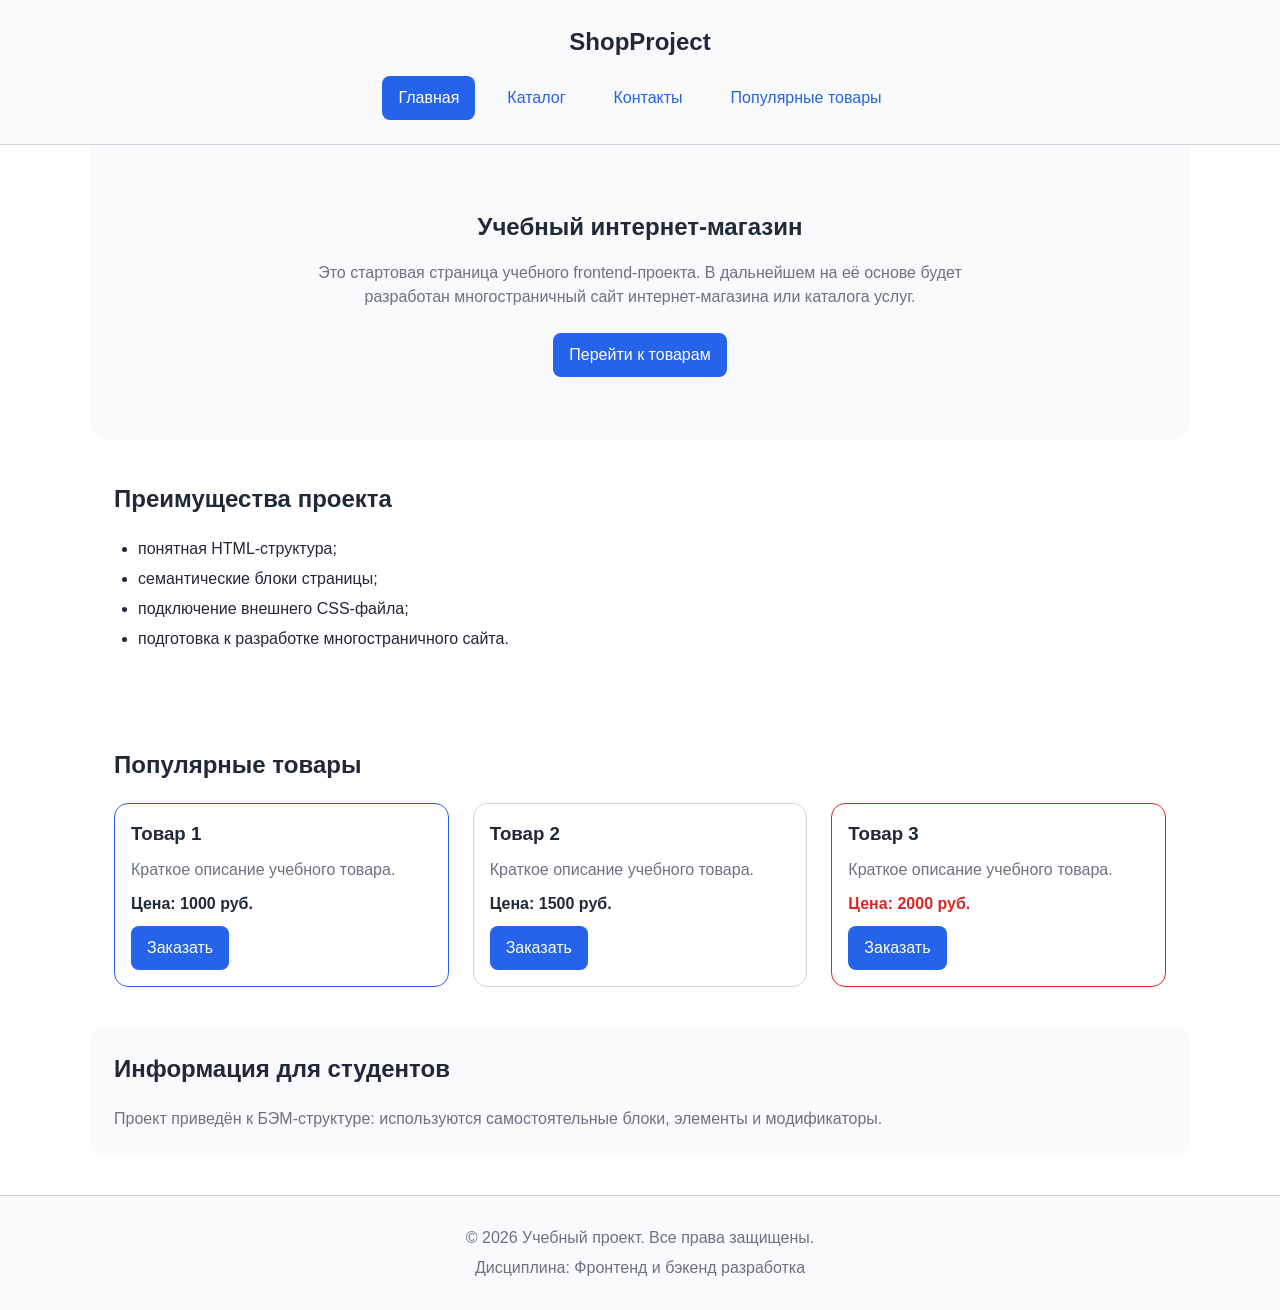
<file: index.html>
<!DOCTYPE html>
<html lang="ru">
<head>
  <meta charset="UTF-8">
  <meta name="viewport" content="width=device-width, initial-scale=1.0">
  <meta name="description" content="Главная страница учебного интернет-магазина.">
  <title>Учебный интернет-магазин</title>
  <link rel="stylesheet" href="css/style.css">
  <script src="js/main.js" defer></script>
</head>
<body>
  <header class="site-header">
    <div class="site-header__inner">
      <a class="site-header__logo" href="index.html">ShopProject</a>
      <nav class="site-nav" aria-label="Основная навигация">
        <ul class="site-nav__list">
          <li class="site-nav__item"><a class="site-nav__link site-nav__link--active" href="index.html">Главная</a></li>
          <li class="site-nav__item"><a class="site-nav__link" href="catalog.html">Каталог</a></li>
          <li class="site-nav__item"><a class="site-nav__link" href="contacts.html">Контакты</a></li>
          <li class="site-nav__item"><a class="site-nav__link" href="index.html#popular">Популярные товары</a></li>
        </ul>
      </nav>
    </div>
  </header>
  <main>
    <section class="hero">
      <h1 class="hero__title">Учебный интернет-магазин</h1>
      <p class="hero__text">Это стартовая страница учебного frontend-проекта. В дальнейшем на её основе будет разработан многостраничный сайт интернет-магазина или каталога услуг.</p>
      <a class="button button--primary hero__button" href="#popular">Перейти к товарам</a>
    </section>

    <section class="section" id="advantages">
      <h2 class="section__title">Преимущества проекта</h2>
      <ul class="advantages-list">
        <li class="advantages-list__item">понятная HTML-структура;</li>
        <li class="advantages-list__item">семантические блоки страницы;</li>
        <li class="advantages-list__item">подключение внешнего CSS-файла;</li>
        <li class="advantages-list__item">подготовка к разработке многостраничного сайта.</li>
      </ul>
    </section>

    <section class="section" id="popular">
      <h2 class="section__title">Популярные товары</h2>
      <div class="products-grid">
        <article class="product-card product-card--featured">
          <h3 class="product-card__title">Товар 1</h3>
          <p class="product-card__description">Краткое описание учебного товара.</p>
          <p class="product-card__price">Цена: 1000 руб.</p>
          <button class="button button--primary product-card__button" type="button" data-product="Товар 1">Заказать</button>
        </article>
        <article class="product-card">
          <h3 class="product-card__title">Товар 2</h3>
          <p class="product-card__description">Краткое описание учебного товара.</p>
          <p class="product-card__price">Цена: 1500 руб.</p>
          <button class="button button--primary product-card__button" type="button" data-product="Товар 2">Заказать</button>
        </article>
        <article class="product-card product-card--discount">
          <h3 class="product-card__title">Товар 3</h3>
          <p class="product-card__description">Краткое описание учебного товара.</p>
          <p class="product-card__price">Цена: 2000 руб.</p>
          <button class="button button--primary product-card__button" type="button" data-product="Товар 3">Заказать</button>
        </article>
      </div>
    </section>

    <aside class="student-info">
      <h2 class="student-info__title">Информация для студентов</h2>
      <p class="student-info__text">Проект приведён к БЭМ-структуре: используются самостоятельные блоки, элементы и модификаторы.</p>
    </aside>
  </main>
  <footer class="site-footer" id="contacts">
    <div class="site-footer__inner">
      <p class="site-footer__text">&copy; 2026 Учебный проект. Все права защищены.</p>
      <p class="site-footer__text">Дисциплина: Фронтенд и бэкенд разработка</p>
    </div>
  </footer>
  <dialog class="order-dialog" id="order-dialog" aria-labelledby="order-dialog-title">
    <h2 class="order-dialog__title" id="order-dialog-title">Оформление заявки</h2>
    <form class="order-form" id="order-form" action="#" method="post" novalidate>
      <input id="selected-product" name="selected-product" type="hidden">

      <div class="order-form__field">
        <label class="order-form__label" for="order-name">Имя</label>
        <input class="order-form__input" id="order-name" name="name" type="text"
               placeholder="Введите ваше имя" minlength="2" autocomplete="given-name" required>
      </div>

      <div class="order-form__field">
        <label class="order-form__label" for="order-email">E-mail</label>
        <input class="order-form__input" id="order-email" name="email" type="email"
               placeholder="example@mail.ru" autocomplete="email" required>
      </div>

      <div class="order-form__field">
        <label class="order-form__label" for="order-phone">Телефон</label>
        <input class="order-form__input" id="order-phone" name="phone" type="tel"
               inputmode="tel" placeholder="+7 (900) 000-00-00"
               pattern="^\+7 \(\d{3}\) \d{3}-\d{2}-\d{2}$" required>
        <small class="order-form__hint">Формат: +7 (900) 000-00-00</small>
      </div>

      <div class="order-form__field">
        <label class="order-form__label" for="order-date">Дата связи</label>
        <input class="order-form__input" id="order-date" name="date" type="date">
      </div>

      <div class="order-form__field">
        <label class="order-form__label" for="order-topic">Тема заявки</label>
        <select class="order-form__select" id="order-topic" name="topic" required>
          <option value="">Выберите тему</option>
          <option value="product">Заказ товара</option>
          <option value="consultation">Консультация</option>
          <option value="delivery">Доставка</option>
        </select>
      </div>

      <div class="order-form__field">
        <label class="order-form__label" for="order-comment">Комментарий</label>
        <textarea class="order-form__textarea" id="order-comment" name="comment" rows="4"
                  placeholder="Укажите дополнительную информацию"></textarea>
      </div>

      <div class="order-form__field order-form__field--checkbox">
        <label class="order-form__checkbox-label">
          <input class="order-form__checkbox" id="order-agreement" name="agreement"
                 type="checkbox" required>
          Я согласен на обработку данных
        </label>
      </div>

      <div class="order-form__actions">
        <button class="button button--secondary" type="button" id="close-order-dialog">Закрыть</button>
        <button class="button button--primary" type="submit">Отправить заявку</button>
      </div>
    </form>
  </dialog>

  <p class="success-message" id="success-message" hidden>Форма успешно отправлена!</p>
</body>
</html>
</file>
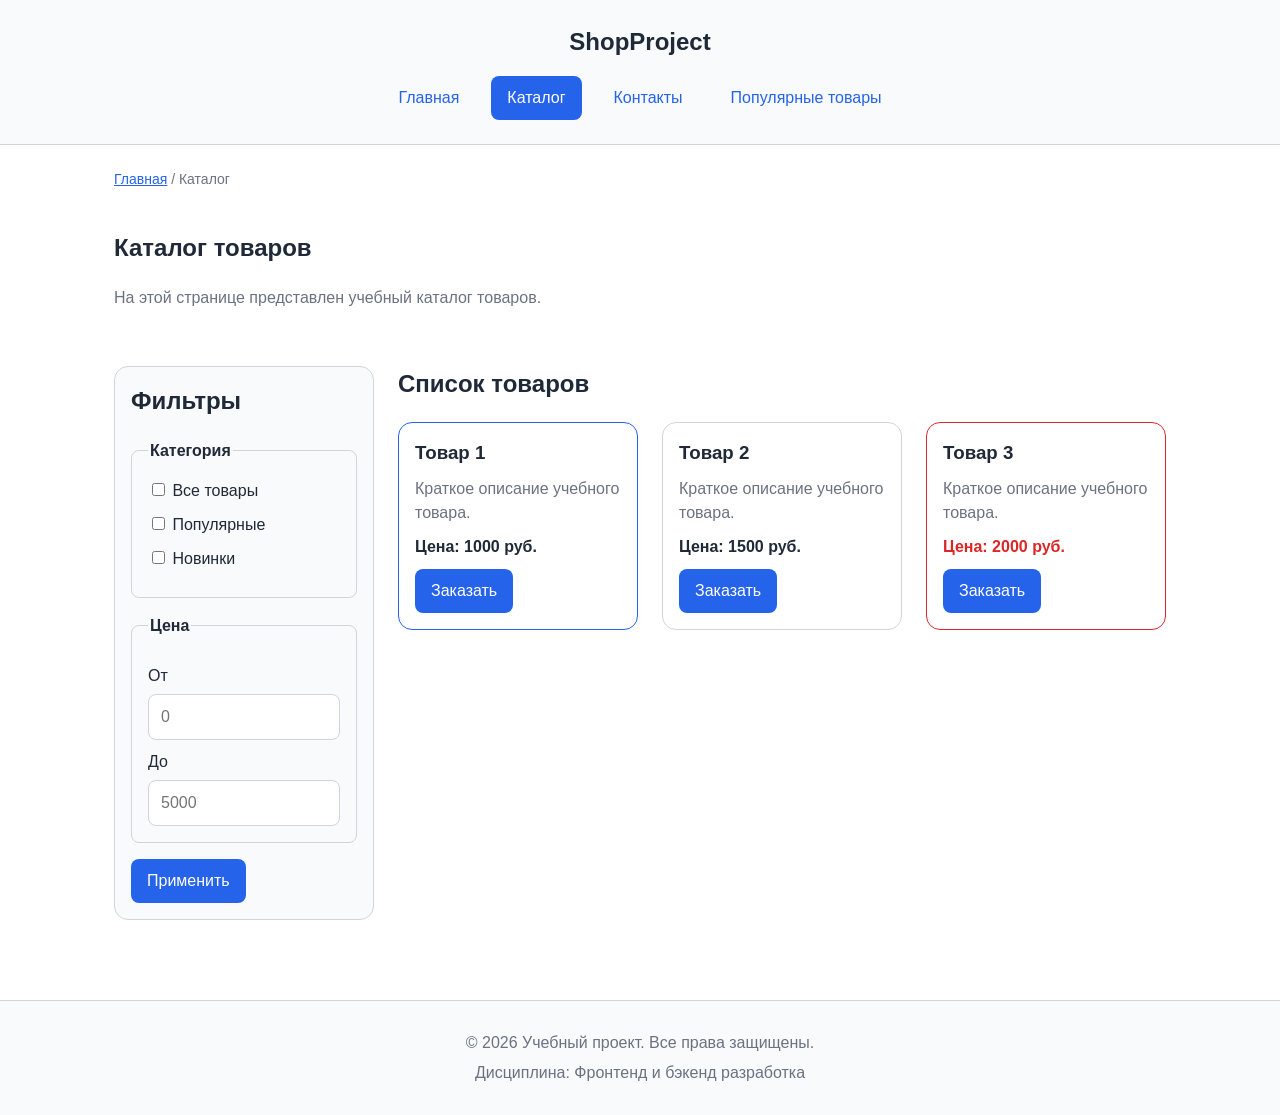
<file: catalog.html>
<!DOCTYPE html>
<html lang="ru">
<head>
  <meta charset="UTF-8">
  <meta name="viewport" content="width=device-width, initial-scale=1.0">
  <meta name="description" content="Каталог товаров учебного интернет-магазина.">
  <title>Каталог товаров — Учебный интернет-магазин</title>
  <link rel="stylesheet" href="css/style.css">
  <script src="js/main.js" defer></script>
</head>
<body>
  <header class="site-header">
    <div class="site-header__inner">
      <a class="site-header__logo" href="index.html">ShopProject</a>
      <nav class="site-nav" aria-label="Основная навигация">
        <ul class="site-nav__list">
          <li class="site-nav__item"><a class="site-nav__link" href="index.html">Главная</a></li>
          <li class="site-nav__item"><a class="site-nav__link site-nav__link--active" href="catalog.html">Каталог</a></li>
          <li class="site-nav__item"><a class="site-nav__link" href="contacts.html">Контакты</a></li>
          <li class="site-nav__item"><a class="site-nav__link" href="index.html#popular">Популярные товары</a></li>
        </ul>
      </nav>
    </div>
  </header>
  <main>
    <nav class="breadcrumbs" aria-label="Хлебные крошки">
      <a class="breadcrumbs__link" href="index.html">Главная</a>
      <span class="breadcrumbs__current">Каталог</span>
    </nav>

    <section class="section">
      <h1 class="section__title">Каталог товаров</h1>
      <p class="section__text">На этой странице представлен учебный каталог товаров.</p>
    </section>

    <section class="catalog-layout">
      <aside class="catalog-filters">
        <h2 class="catalog-filters__title">Фильтры</h2>
        <form class="catalog-filters__form" action="#" method="get">
          <fieldset class="catalog-filters__group">
            <legend class="catalog-filters__legend">Категория</legend>
            <label class="catalog-filters__option"><input class="catalog-filters__checkbox" type="checkbox" name="category" value="all"> Все товары</label>
            <label class="catalog-filters__option"><input class="catalog-filters__checkbox" type="checkbox" name="category" value="popular"> Популярные</label>
            <label class="catalog-filters__option"><input class="catalog-filters__checkbox" type="checkbox" name="category" value="new"> Новинки</label>
          </fieldset>
          <fieldset class="catalog-filters__group">
            <legend class="catalog-filters__legend">Цена</legend>
            <label class="catalog-filters__label" for="price-from">От</label>
            <input class="catalog-filters__input" id="price-from" name="price-from" type="number" min="0" placeholder="0">
            <label class="catalog-filters__label" for="price-to">До</label>
            <input class="catalog-filters__input" id="price-to" name="price-to" type="number" min="0" placeholder="5000">
          </fieldset>
          <button class="button button--primary" type="submit">Применить</button>
        </form>
      </aside>

      <section class="catalog-products">
        <h2 class="catalog-products__title">Список товаров</h2>
        <div class="products-grid">
          <article class="product-card product-card--featured">
            <h3 class="product-card__title">Товар 1</h3>
            <p class="product-card__description">Краткое описание учебного товара.</p>
            <p class="product-card__price">Цена: 1000 руб.</p>
            <button class="button button--primary product-card__button" type="button" data-product="Товар 1">Заказать</button>
          </article>
          <article class="product-card">
            <h3 class="product-card__title">Товар 2</h3>
            <p class="product-card__description">Краткое описание учебного товара.</p>
            <p class="product-card__price">Цена: 1500 руб.</p>
            <button class="button button--primary product-card__button" type="button" data-product="Товар 2">Заказать</button>
          </article>
          <article class="product-card product-card--discount">
            <h3 class="product-card__title">Товар 3</h3>
            <p class="product-card__description">Краткое описание учебного товара.</p>
            <p class="product-card__price">Цена: 2000 руб.</p>
            <button class="button button--primary product-card__button" type="button" data-product="Товар 3">Заказать</button>
          </article>
        </div>
      </section>
    </section>
  </main>
  <footer class="site-footer" id="contacts">
    <div class="site-footer__inner">
      <p class="site-footer__text">&copy; 2026 Учебный проект. Все права защищены.</p>
      <p class="site-footer__text">Дисциплина: Фронтенд и бэкенд разработка</p>
    </div>
  </footer>
  <dialog class="order-dialog" id="order-dialog" aria-labelledby="order-dialog-title">
    <h2 class="order-dialog__title" id="order-dialog-title">Оформление заявки</h2>
    <form class="order-form" id="order-form" action="#" method="post" novalidate>
      <input id="selected-product" name="selected-product" type="hidden">

      <div class="order-form__field">
        <label class="order-form__label" for="order-name">Имя</label>
        <input class="order-form__input" id="order-name" name="name" type="text"
               placeholder="Введите ваше имя" minlength="2" autocomplete="given-name" required>
      </div>

      <div class="order-form__field">
        <label class="order-form__label" for="order-email">E-mail</label>
        <input class="order-form__input" id="order-email" name="email" type="email"
               placeholder="example@mail.ru" autocomplete="email" required>
      </div>

      <div class="order-form__field">
        <label class="order-form__label" for="order-phone">Телефон</label>
        <input class="order-form__input" id="order-phone" name="phone" type="tel"
               inputmode="tel" placeholder="+7 (900) 000-00-00"
               pattern="^\+7 \(\d{3}\) \d{3}-\d{2}-\d{2}$" required>
        <small class="order-form__hint">Формат: +7 (900) 000-00-00</small>
      </div>

      <div class="order-form__field">
        <label class="order-form__label" for="order-date">Дата связи</label>
        <input class="order-form__input" id="order-date" name="date" type="date">
      </div>

      <div class="order-form__field">
        <label class="order-form__label" for="order-topic">Тема заявки</label>
        <select class="order-form__select" id="order-topic" name="topic" required>
          <option value="">Выберите тему</option>
          <option value="product">Заказ товара</option>
          <option value="consultation">Консультация</option>
          <option value="delivery">Доставка</option>
        </select>
      </div>

      <div class="order-form__field">
        <label class="order-form__label" for="order-comment">Комментарий</label>
        <textarea class="order-form__textarea" id="order-comment" name="comment" rows="4"
                  placeholder="Укажите дополнительную информацию"></textarea>
      </div>

      <div class="order-form__field order-form__field--checkbox">
        <label class="order-form__checkbox-label">
          <input class="order-form__checkbox" id="order-agreement" name="agreement"
                 type="checkbox" required>
          Я согласен на обработку данных
        </label>
      </div>

      <div class="order-form__actions">
        <button class="button button--secondary" type="button" id="close-order-dialog">Закрыть</button>
        <button class="button button--primary" type="submit">Отправить заявку</button>
      </div>
    </form>
  </dialog>

  <p class="success-message" id="success-message" hidden>Форма успешно отправлена!</p>
</body>
</html>
</file>
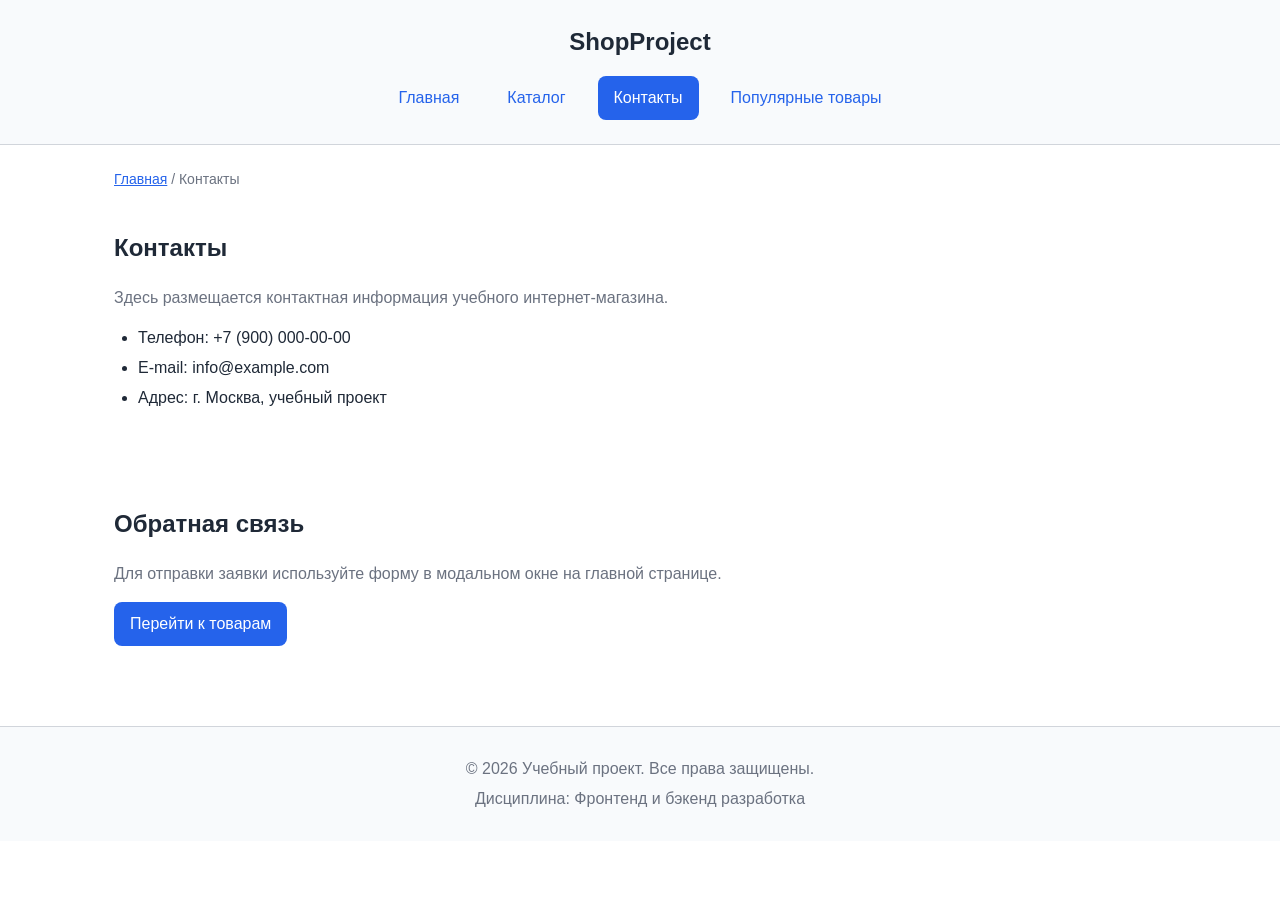
<file: contacts.html>
<!DOCTYPE html>
<html lang="ru">
<head>
  <meta charset="UTF-8">
  <meta name="viewport" content="width=device-width, initial-scale=1.0">
  <meta name="description" content="Контактная информация учебного интернет-магазина.">
  <title>Контакты — Учебный интернет-магазин</title>
  <link rel="stylesheet" href="css/style.css">
</head>
<body>
  <header class="site-header">
    <div class="site-header__inner">
      <a class="site-header__logo" href="index.html">ShopProject</a>
      <nav class="site-nav" aria-label="Основная навигация">
        <ul class="site-nav__list">
          <li class="site-nav__item"><a class="site-nav__link" href="index.html">Главная</a></li>
          <li class="site-nav__item"><a class="site-nav__link" href="catalog.html">Каталог</a></li>
          <li class="site-nav__item"><a class="site-nav__link site-nav__link--active" href="contacts.html">Контакты</a></li>
          <li class="site-nav__item"><a class="site-nav__link" href="index.html#popular">Популярные товары</a></li>
        </ul>
      </nav>
    </div>
  </header>
  <main>
    <nav class="breadcrumbs" aria-label="Хлебные крошки">
      <a class="breadcrumbs__link" href="index.html">Главная</a>
      <span class="breadcrumbs__current">Контакты</span>
    </nav>

    <section class="section">
      <h1 class="section__title">Контакты</h1>
      <p class="section__text">Здесь размещается контактная информация учебного интернет-магазина.</p>
      <ul class="contacts-list">
        <li class="contacts-list__item">Телефон: +7 (900) 000-00-00</li>
        <li class="contacts-list__item">E-mail: info@example.com</li>
        <li class="contacts-list__item">Адрес: г. Москва, учебный проект</li>
      </ul>
    </section>

    <section class="section" id="feedback">
      <h2 class="section__title">Обратная связь</h2>
      <p class="section__text">Для отправки заявки используйте форму в модальном окне на главной странице.</p>
      <a class="button button--primary" href="index.html#popular">Перейти к товарам</a>
    </section>
  </main>
  <footer class="site-footer" id="contacts">
    <div class="site-footer__inner">
      <p class="site-footer__text">&copy; 2026 Учебный проект. Все права защищены.</p>
      <p class="site-footer__text">Дисциплина: Фронтенд и бэкенд разработка</p>
    </div>
  </footer>
</body>
</html>
</file>
<file: css/style.css>
:root {
  --color-primary: #2563eb;
  --color-primary-dark: #1d4ed8;
  --color-danger: #dc2626;
  --color-text: #1f2937;
  --color-muted: #6b7280;
  --color-bg: #ffffff;
  --color-surface: #f8fafc;
  --color-border: #d1d5db;
  --color-white: #ffffff;
  --container-width: 1100px;
  --space-xs: 6px;
  --space-sm: 10px;
  --space-md: 16px;
  --space-lg: 24px;
  --space-xl: 40px;
  --radius-sm: 8px;
  --radius-md: 14px;
  --radius-lg: 20px;
}

* { box-sizing: border-box; }

html { scroll-behavior: smooth; }

body {
  margin: 0;
  font-family: Arial, Helvetica, sans-serif;
  line-height: 1.5;
  color: var(--color-text);
  background-color: var(--color-bg);
}

.site-header {
  background-color: var(--color-surface);
  border-bottom: 1px solid var(--color-border);
}

.site-header__inner {
  max-width: var(--container-width);
  margin: 0 auto;
  padding: var(--space-lg);
}

.site-header__logo {
  display: block;
  text-align: center;
  font-size: 24px;
  font-weight: 700;
  color: var(--color-text);
  text-decoration: none;
}

.site-nav__list {
  display: flex;
  flex-wrap: wrap;
  justify-content: center;
  align-items: center;
  gap: var(--space-md);
  padding: 0;
  margin: var(--space-md) 0 0;
  list-style: none;
}

.site-nav__link {
  display: inline-block;
  padding: var(--space-sm) var(--space-md);
  color: var(--color-primary);
  text-decoration: none;
  border-radius: var(--radius-sm);
}

.site-nav__link:hover,
.site-nav__link--active {
  color: var(--color-white);
  background-color: var(--color-primary);
}

.site-nav__link:focus-visible,
.button:focus-visible,
.order-form__input:focus-visible,
.order-form__select:focus-visible,
.order-form__textarea:focus-visible,
.catalog-filters__input:focus-visible {
  outline: 2px solid var(--color-primary);
  outline-offset: 3px;
}

.hero,
.section,
.student-info,
.catalog-layout,
.breadcrumbs {
  max-width: var(--container-width);
  margin-left: auto;
  margin-right: auto;
}

.hero {
  padding: 64px var(--space-lg);
  text-align: center;
  background-color: var(--color-surface);
  border-radius: 0 0 var(--radius-lg) var(--radius-lg);
}

.hero__title { margin: 0 0 var(--space-md); }
.hero__text { max-width: 720px; margin: 0 auto var(--space-lg); color: var(--color-muted); }

.section { padding: var(--space-xl) var(--space-lg); }
.section__title { margin-top: 0; }
.section__text { color: var(--color-muted); }

.advantages-list,
.contacts-list { padding-left: var(--space-lg); }
.advantages-list__item,
.contacts-list__item { margin-bottom: var(--space-xs); }

.products-grid {
  display: grid;
  grid-template-columns: repeat(3, 1fr);
  gap: var(--space-lg);
}

.product-card {
  display: flex;
  flex-direction: column;
  gap: var(--space-sm);
  padding: var(--space-md);
  border: 1px solid var(--color-border);
  border-radius: var(--radius-md);
  background-color: var(--color-bg);
}

.product-card:hover,
.product-card--featured { border-color: var(--color-primary); }
.product-card--discount { border-color: var(--color-danger); }
.product-card__title,
.product-card__description,
.product-card__price { margin: 0; }
.product-card__description { color: var(--color-muted); }
.product-card__price { font-weight: 700; }
.product-card--discount .product-card__price { color: var(--color-danger); }
.product-card__button { margin-top: auto; align-self: flex-start; }

.student-info {
  margin-bottom: var(--space-xl);
  padding: var(--space-lg);
  background-color: var(--color-surface);
  border-radius: var(--radius-md);
}
.student-info__title { margin-top: 0; }
.student-info__text { margin-bottom: 0; color: var(--color-muted); }

.breadcrumbs {
  padding: var(--space-lg) var(--space-lg) 0;
  font-size: 14px;
  color: var(--color-muted);
}
.breadcrumbs__link { color: var(--color-primary); }
.breadcrumbs__current::before { content: " / "; color: var(--color-muted); }

.catalog-layout {
  display: grid;
  grid-template-columns: 260px 1fr;
  gap: var(--space-lg);
  padding: 0 var(--space-lg) var(--space-xl);
}

.catalog-filters {
  align-self: start;
  padding: var(--space-md);
  border: 1px solid var(--color-border);
  border-radius: var(--radius-md);
  background-color: var(--color-surface);
}
.catalog-filters__title,
.catalog-products__title { margin-top: 0; }
.catalog-filters__group {
  margin: 0 0 var(--space-md);
  padding: var(--space-md);
  border: 1px solid var(--color-border);
  border-radius: var(--radius-sm);
}
.catalog-filters__legend { font-weight: 700; }
.catalog-filters__option { display: block; margin-bottom: var(--space-sm); }
.catalog-filters__label { display: block; margin: var(--space-sm) 0 var(--space-xs); }
.catalog-filters__input {
  width: 100%;
  padding: 10px 12px;
  border: 1px solid var(--color-border);
  border-radius: var(--radius-sm);
  font: inherit;
}

.button {
  display: inline-block;
  padding: var(--space-sm) var(--space-md);
  border: none;
  border-radius: var(--radius-sm);
  font: inherit;
  text-decoration: none;
  cursor: pointer;
}
.button--primary { color: var(--color-white); background-color: var(--color-primary); }
.button--primary:hover { background-color: var(--color-primary-dark); }
.button--secondary { color: var(--color-primary); background-color: transparent; border: 1px solid var(--color-primary); }
.button--secondary:hover { color: var(--color-white); background-color: var(--color-primary); }
.button:disabled,
.button--disabled { opacity: 0.6; cursor: not-allowed; }

.order-dialog {
  width: min(100% - 32px, 560px);
  padding: var(--space-lg);
  border: none;
  border-radius: var(--radius-lg);
}
.order-dialog::backdrop { background-color: rgba(0, 0, 0, 0.5); }
.order-dialog__title { margin-top: 0; }

.order-form__field { margin-bottom: var(--space-md); }
.order-form__label { display: block; margin-bottom: var(--space-xs); }
.order-form__input,
.order-form__select,
.order-form__textarea {
  width: 100%;
  padding: 10px 12px;
  border: 1px solid var(--color-border);
  border-radius: var(--radius-sm);
  font: inherit;
}
.order-form__input:hover,
.order-form__select:hover,
.order-form__textarea:hover { border-color: var(--color-primary); }
.order-form__textarea { resize: vertical; }
.order-form__hint { display: block; margin-top: var(--space-xs); color: var(--color-muted); }
.order-form__checkbox-label { display: flex; gap: var(--space-sm); align-items: center; }
.order-form__actions { display: flex; gap: var(--space-md); margin-top: var(--space-lg); }

.success-message {
  max-width: var(--container-width);
  margin: var(--space-lg) auto;
  padding: var(--space-md);
  text-align: center;
  border: 1px solid var(--color-primary);
  border-radius: var(--radius-sm);
}

.site-footer {
  margin-top: var(--space-xl);
  background-color: var(--color-surface);
  border-top: 1px solid var(--color-border);
}
.site-footer__inner {
  max-width: var(--container-width);
  margin: 0 auto;
  padding: var(--space-lg);
  text-align: center;
}
.site-footer__text { margin: var(--space-xs) 0; color: var(--color-muted); }

@media (max-width: 800px) {
  .products-grid { grid-template-columns: 1fr; }
  .catalog-layout { grid-template-columns: 1fr; }
}
</file>
